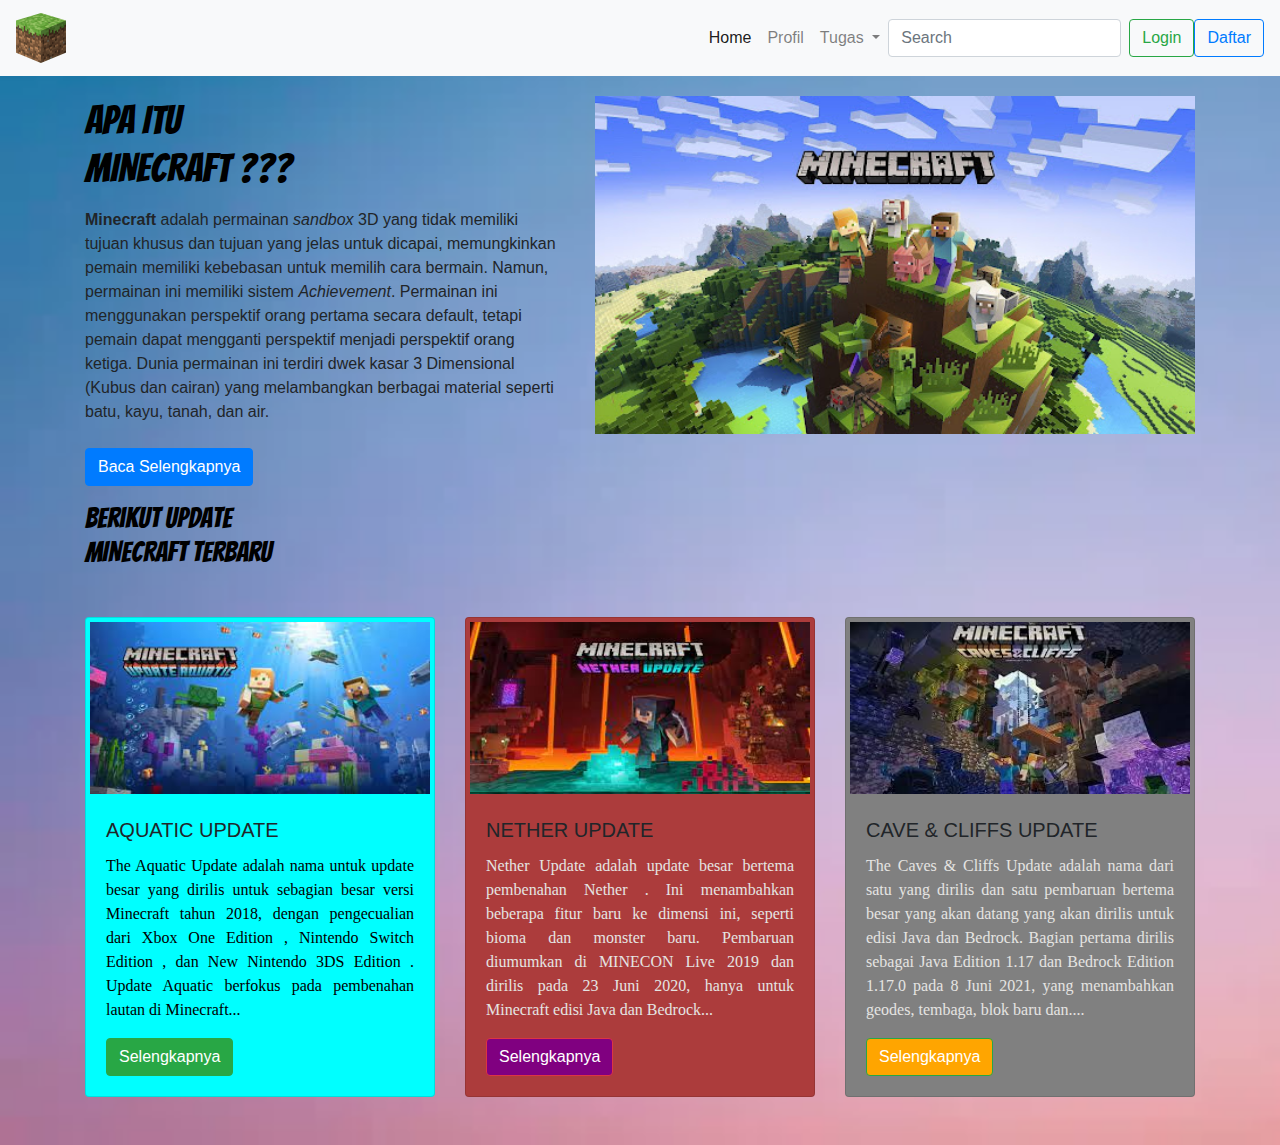
<file: index.html>
<!DOCTYPE html>
<html lang="en">
<head>
    <meta charset="UTF-8">
    <meta http-equiv="X-UA-Compatible" content="IE=edge">
    <meta name="viewport" content="width=device-width, initial-scale=1.0">
    <title>Yusuf Pandiangan's Site</title>
    <link rel="stylesheet" href="css/bootstrap.css">
    <link rel="stylesheet" href="css/rapi.css">
    <style>
        @import url('https://fonts.googleapis.com/css2?family=Bangers&display=swap');
        </style>
    <style>
      body {
        background-image: url("image/main\ background.webp");
        background-repeat: no-repeat;
        background-size: cover;
      }
    </style>
</head>
<body bgcolor="#D3D3D3">
    <section>
      <div class="container">
          <nav class="navbar fixed-top navbar-expand-lg navbar-light bg-light">
            <a class="navbar-brand" href="#"><img src="icon/logo minecraft.png" alt="logo minecraft" width="50px" height="50px"></a>
            <button class="navbar-toggler" type="button" data-toggle="collapse" data-target="#navbarSupportedContent" aria-controls="navbarSupportedContent" aria-expanded="false" aria-label="Toggle navigation">
              <span class="navbar-toggler-icon"></span>
            </button>
          
            <div class="collapse navbar-collapse" id="navbarSupportedContent">
              <ul class="navbar-nav ml-auto">
                <li class="nav-item active">
                  <a class="nav-link" href="index.html">Home <span class="sr-only">(current)</span></a>
                </li>
                <li class="nav-item">
                  <a class="nav-link" href="includes/Profil.html">Profil</a>
                </li>
                <li class="nav-item dropdown">
                  <a class="nav-link dropdown-toggle" href="#" id="navbarDropdown" role="button" data-toggle="dropdown" aria-haspopup="true" aria-expanded="false">
                    Tugas
                  </a>
                  <div class="dropdown-menu" aria-labelledby="navbarDropdown">
                    <a class="dropdown-item" href="includes/Tugas 1.html">Tugas 1 Proweb</a>
                    <a class="dropdown-item" href="includes/Tugas 2.html">Tugas 2 Proweb</a>
                    <a class="dropdown-item" href="includes/Tugas 3.html">Tugas 3 Proweb</a>
                    <a class="dropdown-item" href="includes/Tugas 2 PIMK.html">Tugas 2 PIMK</a>
                    <div class="dropdown-divider"></div>
                    <a class="dropdown-item" href="#">Cooming Soon</a>
                  </div>
                </li>
              </ul>
              <form class="form-inline my-2 my-lg-0">
                <input class="form-control mr-sm-2" type="search" placeholder="Search" aria-label="Search">
                <a button href="login/index.html" class="btn btn-outline-success my-2 my-sm-0" type="submit">Login</button></a>
                <a button href="login/register.html" class="btn btn-outline-primary my-2 my-sm-0" type="submit">Daftar</button></a>
              </form>
            </div>
          </nav>
        </div>
        <div class="container">
            <div class="row">
                <div class="col align-self-center">
                    <h1 style="font-family: 'Bangers', cursive; color: black;"><br><br>Apa Itu
                        <br>MINECRAFT ???         
                    </h1>
                    <p class="mt-3 mb-4" style="font-family: Arial, Helvetica, sans-serif;"><b>Minecraft</b> adalah permainan <i>sandbox</i> 3D yang tidak memiliki tujuan khusus dan tujuan yang jelas untuk dicapai, memungkinkan pemain memiliki kebebasan untuk memilih cara bermain. Namun, permainan ini memiliki sistem <i>Achievement</i>.
                         Permainan ini menggunakan perspektif orang pertama secara default, tetapi pemain dapat mengganti perspektif menjadi perspektif orang ketiga.
                          Dunia permainan ini terdiri dwek kasar 3 Dimensional (Kubus dan cairan) yang melambangkan berbagai material seperti batu, kayu, tanah, dan air.</p>
                    <button type="button" class="btn btn-primary" role="button"><a href="https://id.wikipedia.org/wiki/Minecraft" style="color: white;">Baca Selengkapnya</a></button><br>
                    <h3 class="mt-3 mb-4" style="font-family: 'Bangers', cursive; color: black;"> Berikut Update
                      <br>MINECRAFT Terbaru       
                  </h3>
                </div>
                <div class="col d-none d-lg-block d-xl-block"><br><br><br><br>
                    <img src="icon/minecraft.jpg" alt="Minecraft" width="600">
                </div>
            </div>
       </div>
    </section>
    <div class="container mb-5">
      <div class="row row-cols-1 row-cols-md-3 g-4 ">
        <div class="col mt-4">
          <div class="card" style="background-color: #00FFFF;">
            <img src="icon/4.1.jpg" height="180px" class="card-img-top px-1 py-1" alt="card">
            <div class="card-body">
              <h5 class="card-title">AQUATIC UPDATE</h5>
              <p class="card-text" style="color:#000000; font-family: 'Sniglet', cursive; text-align: justify;">The Aquatic Update adalah nama untuk update besar yang dirilis untuk sebagian besar versi Minecraft tahun 2018, dengan pengecualian dari Xbox One Edition , Nintendo Switch Edition , dan New Nintendo 3DS Edition . Update Aquatic berfokus pada pembenahan lautan di Minecraft...</p>
              <a href="https://minecraft.fandom.com/wiki/Update_Aquatic" class="btn btn-success">Selengkapnya</a>
            </div>
          </div>
        </div>
        <div class="col mt-4">
          <div class="card" style="background-color: #ac3c3c;">
            <img src="icon/4.2.jpg" height="180px" class="card-img-top px-1 py-1" alt="card">
            <div class="card-body">
              <h5 class="card-title">NETHER UPDATE</h5>
              <p class="card-text" style="color:#E5E4E2; font-family: 'Sniglet', cursive; text-align: justify;">Nether Update adalah update besar bertema pembenahan Nether . Ini menambahkan beberapa fitur baru ke dimensi ini, seperti bioma dan monster baru. Pembaruan diumumkan di MINECON Live 2019 dan dirilis pada 23 Juni 2020, hanya untuk Minecraft edisi Java dan Bedrock...</p>
              <a href="https://minecraft.fandom.com/wiki/Nether_Update" class="btn btn-danger" style="background-color: purple;">Selengkapnya</a>
            </div>
          </div>
        </div>
        <div class="col mt-4">
          <div class="card" style="background-color: #808080;">
            <img src="icon/4.3.jpg" height="180px" class="card-img-top px-1 py-1" alt="card">
            <div class="card-body">
              <h5 class="card-title">CAVE & CLIFFS UPDATE</h5>
              <p class="card-text" style="color:#E5E4E2; font-family: 'Sniglet', cursive; text-align: justify;"> The Caves & Cliffs Update adalah nama dari satu yang dirilis dan satu pembaruan bertema besar yang akan datang yang akan dirilis untuk edisi Java dan Bedrock. Bagian pertama dirilis sebagai Java Edition 1.17 dan Bedrock Edition 1.17.0 pada 8 Juni 2021, yang menambahkan geodes, tembaga, blok baru dan....</p>
              <a href="https://minecraft.fandom.com/wiki/Caves_%26_Cliffs" class="btn btn-success" style="background-color: orange;">Selengkapnya</a>
            </div>
          </div>
        </div>
    <script src="js/jquery-3.6.0.min.js"></script>
    <script src="js/bootstrap.js"></script>
</body>
</html>
</file>
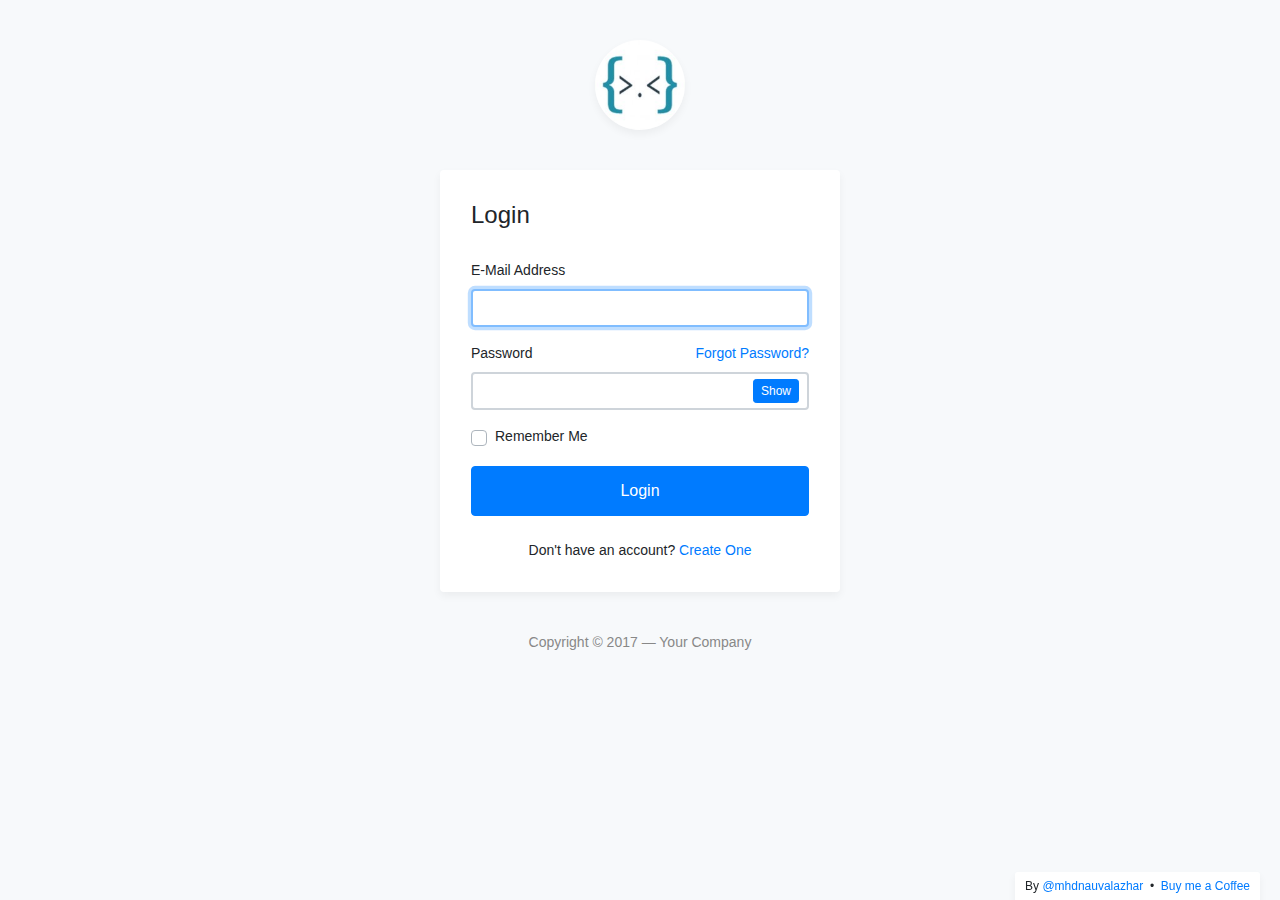
<file: login/index.html>
<!DOCTYPE html>
<html lang="en">
<head>
	<meta charset="utf-8">
	<meta name="author" content="Kodinger">
	<meta name="viewport" content="width=device-width,initial-scale=1">
	<title>My Login Page</title>
	<link rel="stylesheet" href="https://stackpath.bootstrapcdn.com/bootstrap/4.3.1/css/bootstrap.min.css" integrity="sha384-ggOyR0iXCbMQv3Xipma34MD+dH/1fQ784/j6cY/iJTQUOhcWr7x9JvoRxT2MZw1T" crossorigin="anonymous">
	<link rel="stylesheet" type="text/css" href="css/my-login.css">
</head>

<body class="my-login-page">
	<section class="h-100">
		<div class="container h-100">
			<div class="row justify-content-md-center h-100">
				<div class="card-wrapper">
					<div class="brand">
						<img src="img/logo.jpg" alt="logo">
					</div>
					<div class="card fat">
						<div class="card-body">
							<h4 class="card-title">Login</h4>
							<form method="POST" class="my-login-validation" novalidate="">
								<div class="form-group">
									<label for="email">E-Mail Address</label>
									<input id="email" type="email" class="form-control" name="email" value="" required autofocus>
									<div class="invalid-feedback">
										Email is invalid
									</div>
								</div>

								<div class="form-group">
									<label for="password">Password
										<a href="forgot.html" class="float-right">
											Forgot Password?
										</a>
									</label>
									<input id="password" type="password" class="form-control" name="password" required data-eye>
								    <div class="invalid-feedback">
								    	Password is required
							    	</div>
								</div>

								<div class="form-group">
									<div class="custom-checkbox custom-control">
										<input type="checkbox" name="remember" id="remember" class="custom-control-input">
										<label for="remember" class="custom-control-label">Remember Me</label>
									</div>
								</div>

								<div class="form-group m-0">
									<button type="submit" class="btn btn-primary btn-block">
										Login
									</button>
								</div>
								<div class="mt-4 text-center">
									Don't have an account? <a href="register.html">Create One</a>
								</div>
							</form>
						</div>
					</div>
					<div class="footer">
						Copyright &copy; 2017 &mdash; Your Company 
					</div>
				</div>
			</div>
		</div>
	</section>

	<script src="https://code.jquery.com/jquery-3.3.1.slim.min.js" integrity="sha384-q8i/X+965DzO0rT7abK41JStQIAqVgRVzpbzo5smXKp4YfRvH+8abtTE1Pi6jizo" crossorigin="anonymous"></script>
	<script src="https://cdnjs.cloudflare.com/ajax/libs/popper.js/1.14.7/umd/popper.min.js" integrity="sha384-UO2eT0CpHqdSJQ6hJty5KVphtPhzWj9WO1clHTMGa3JDZwrnQq4sF86dIHNDz0W1" crossorigin="anonymous"></script>
	<script src="https://stackpath.bootstrapcdn.com/bootstrap/4.3.1/js/bootstrap.min.js" integrity="sha384-JjSmVgyd0p3pXB1rRibZUAYoIIy6OrQ6VrjIEaFf/nJGzIxFDsf4x0xIM+B07jRM" crossorigin="anonymous"></script>
	<script src="js/my-login.js"></script>
</body>
</html>
</file>
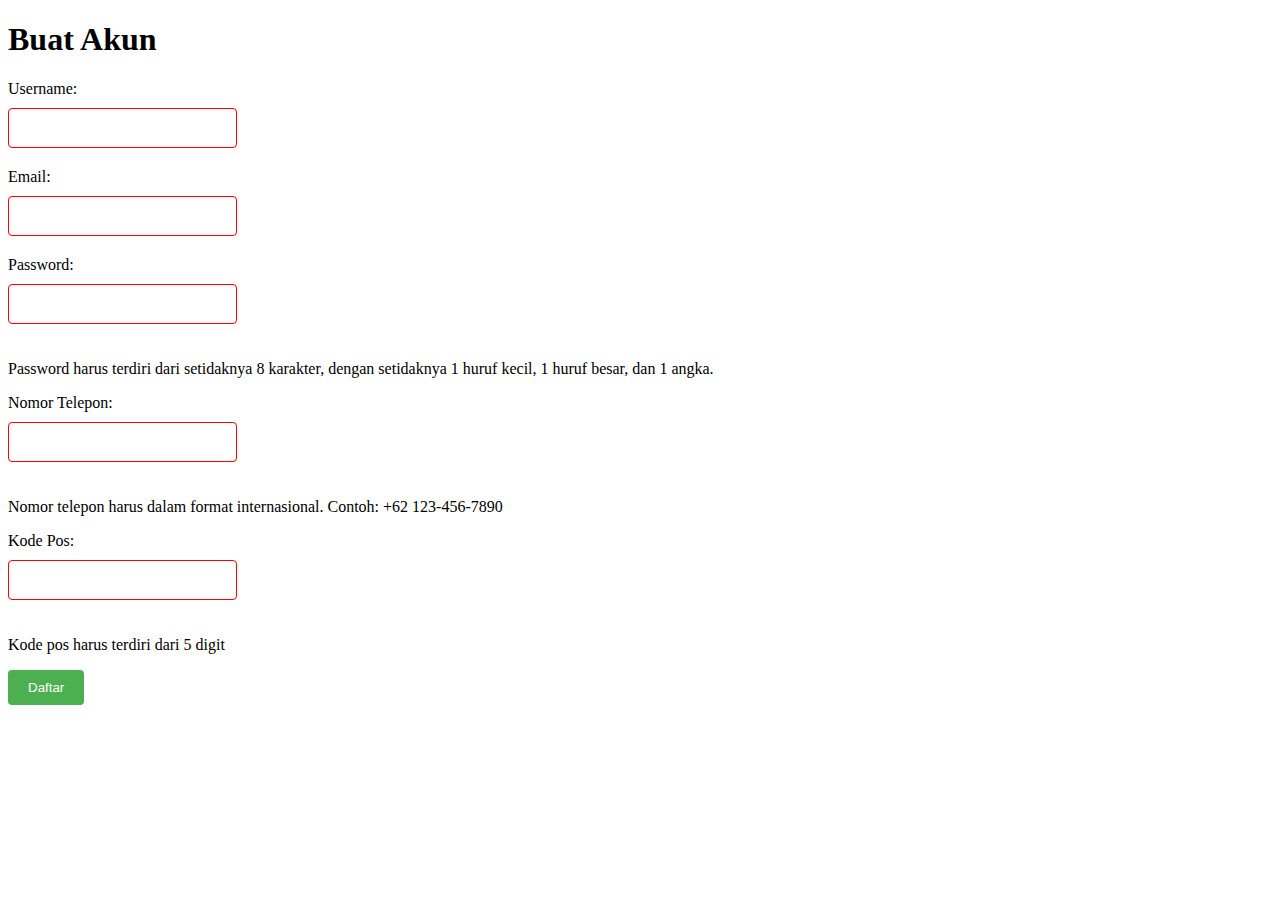
<file: 1/tugas2.html>
<!DOCTYPE html>
<html lang="en">
<head>
    <meta charset="UTF-8">
    <meta http-equiv="X-UA-Compatible" content="IE=edge">
    <meta name="viewport" content="width=device-width, initial-scale=1.0">
    <title>Tugas 2 | Regex - From Pendaftaran</title>
    <style>
        input {
            padding: 10px;
            margin-bottom: 20px;
            border: 1px solid #ccc;
            border-radius: 4px;
            font-size: 16px;
        }
        input:valid {
            border-color: green;
        }
        input:invalid {
            border-color: red;
        }
        label {
            display: block;
            margin-bottom: 10px;
        }
        button {
            background-color: #4CAF50;
            color: white;
            padding: 10px 20px;
            border: none;
            border-radius: 4px;
            cursor: pointer;
        }
    </style>
</head>
<body>
    <h1>Buat Akun</h1>
    <form>
        <label for="username">Username:</label>
        <input type="text" id="username" name="username" pattern="^[a-zA-Z0-9_-]{3,20}$" required>
        <label for="email">Email:</label>
        <input type="email" id="email" name="email" pattern="^[a-zA-Z0-9._%+-]+@[a-zA-Z0-9.-]+\.[a-zA-Z]{2,}$" required>
        <label for="password">Password:</label>
        <input type="password" id="password" name="password" pattern="^(?=.*[a-z])(?=.*[A-Z])(?=.*\d)[a-zA-Z\d]{8,}$" required>
        <p>Password harus terdiri dari setidaknya 8 karakter, dengan setidaknya 1 huruf kecil, 1 huruf besar, dan 1 angka.</p>
        <label for="phone">Nomor Telepon:</label>
        <input type="tel" id="phone" name="phone" pattern="^\+?[0-9]{1,3}\s?[0-9]{3,}-?[0-9]{3,}-?[0-9]{3,}$" required>
        <p>Nomor telepon harus dalam format internasional. Contoh: +62 123-456-7890</p>
        <label for="zipcode">Kode Pos:</label>
        <input type="text" id="zipcode" name="zipcode" pattern="^[0-9]{5}(?:-[0-9]{4})?$" required>
        <p>Kode pos harus terdiri dari 5 digit</p>
        <button type="submit">Daftar</button>
    </form>
</body>
</html>
</file>
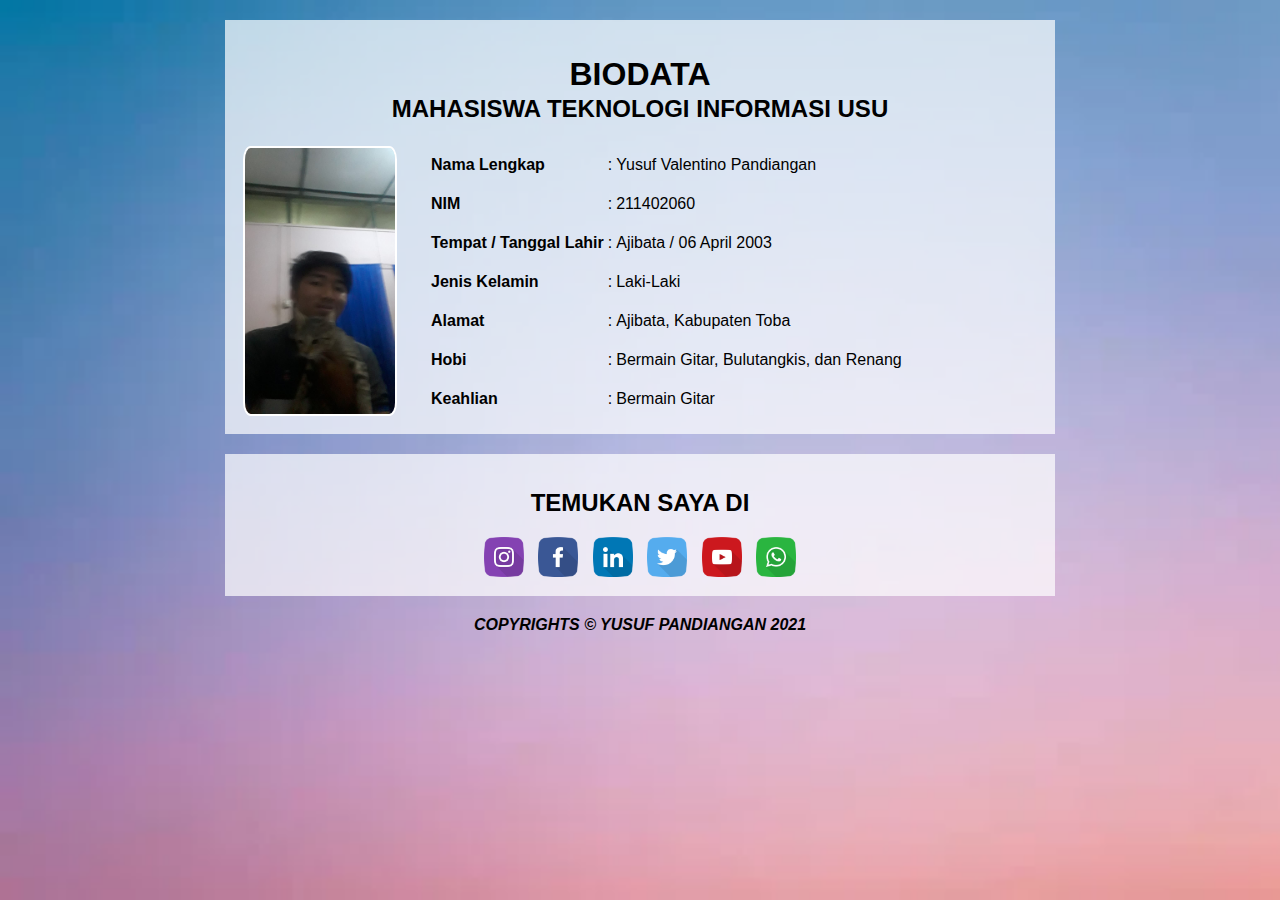
<file: includes/Profil.html>
<!DOCTYPE html>
<html lang="en">
<head>
    <meta charset="UTF-8">
    <meta http-equiv="X-UA-Compatible" content="IE=edge">
    <meta name="viewport" content="width=device-width, initial-scale=1.0">
    <title>Profil</title>
    <style>
        body, h1, h2, p, a,td{
            font-family: Arial, Helvetica, sans-serif;
            text-decoration: none;
        }
        .wrap {
            background-color:rgba(255, 255, 255, 0.7);
            width: 800px;
            color:black;
            margin: 20px auto;
            padding:15px;
        }
        .icon {
            padding:5px;
            text-align: center;
        }
    </style>
</head>
<body style="background: url(Profil.webp);
background-size: cover;background-attachment: fixed;">
    <div class="wrap">
        <h1 align="center">BIODATA</h1>
        <h2 align="center" style="margin-top: -20px;">MAHASISWA TEKNOLOGI INFORMASI USU</h2>
        <table>
            <tr>
                <td rowspan="8" width="100px"> <img src="Profil.jpeg"
                     width="150px" style="display: block;border-radius: 5%;
                     border-color:white;margin-right:30px" border="2px" ></td>
            </tr>
            <tr>
                <td><b>Nama Lengkap</b></td>
                <td>:</td> <td>Yusuf Valentino Pandiangan</td>
            </tr>
            <tr>
                <td><b>NIM</b></td><td>:</td> <td>211402060</td>
            </tr>
            <tr>
                <td><b>Tempat / Tanggal Lahir</b></td><td>:</td> <td>Ajibata / 06 April 2003</td>
            </tr>
            <tr>
                <td><b>Jenis Kelamin</b></td><td>:</td> <td>Laki-Laki</td>
            </tr>
            <tr>
                <td><b>Alamat</b></td><td>:</td> <td>Ajibata, Kabupaten Toba</td>
            </tr>
            <tr>
                <td><b>Hobi</b></td><td>:</td> <td>Bermain Gitar, Bulutangkis, dan Renang</a></td>
            </tr>
            <tr>
                <td><b>Keahlian</b></td><td>:</td><td>Bermain Gitar</a></td>
            </tr>
        </table>
    </div>
    <div class="wrap" align="center">
        <h2 align="center">TEMUKAN SAYA DI</h2>
        <a class="icon" href="https://www.instagram.com/yusufpandiangan/">
            <img src="Instagram.png" alt="" width="40px"></a>
        <a class="icon" href="https://facebook.com/yusuf.pandiangan.52">
            <img src="Facebook.png" alt="" width="40px"></a>
        <a class="icon" href="#">
            <img src="LinkedIn.png" alt="" width="40px"></a>
        <a class="icon" href="#">
            <img src="Twitter.png" alt="" width="40px"></a>
        <a class="icon" href="https://www.youtube.com/channel/UClT0Gu9c3b7QhKi8yDD2WNQ">
            <img src="YouTube.png" alt="" width="40px"></a>
        <a class="icon" href="#">
            <img src="WhatsApp.png" alt="" width="40px"></a>
    </div>
    <footer>
        <p align="center"><b><i>
            COPYRIGHTS © YUSUF PANDIANGAN 2021</i></b>
        </p>
    </footer>
</body>
</html>
</file>
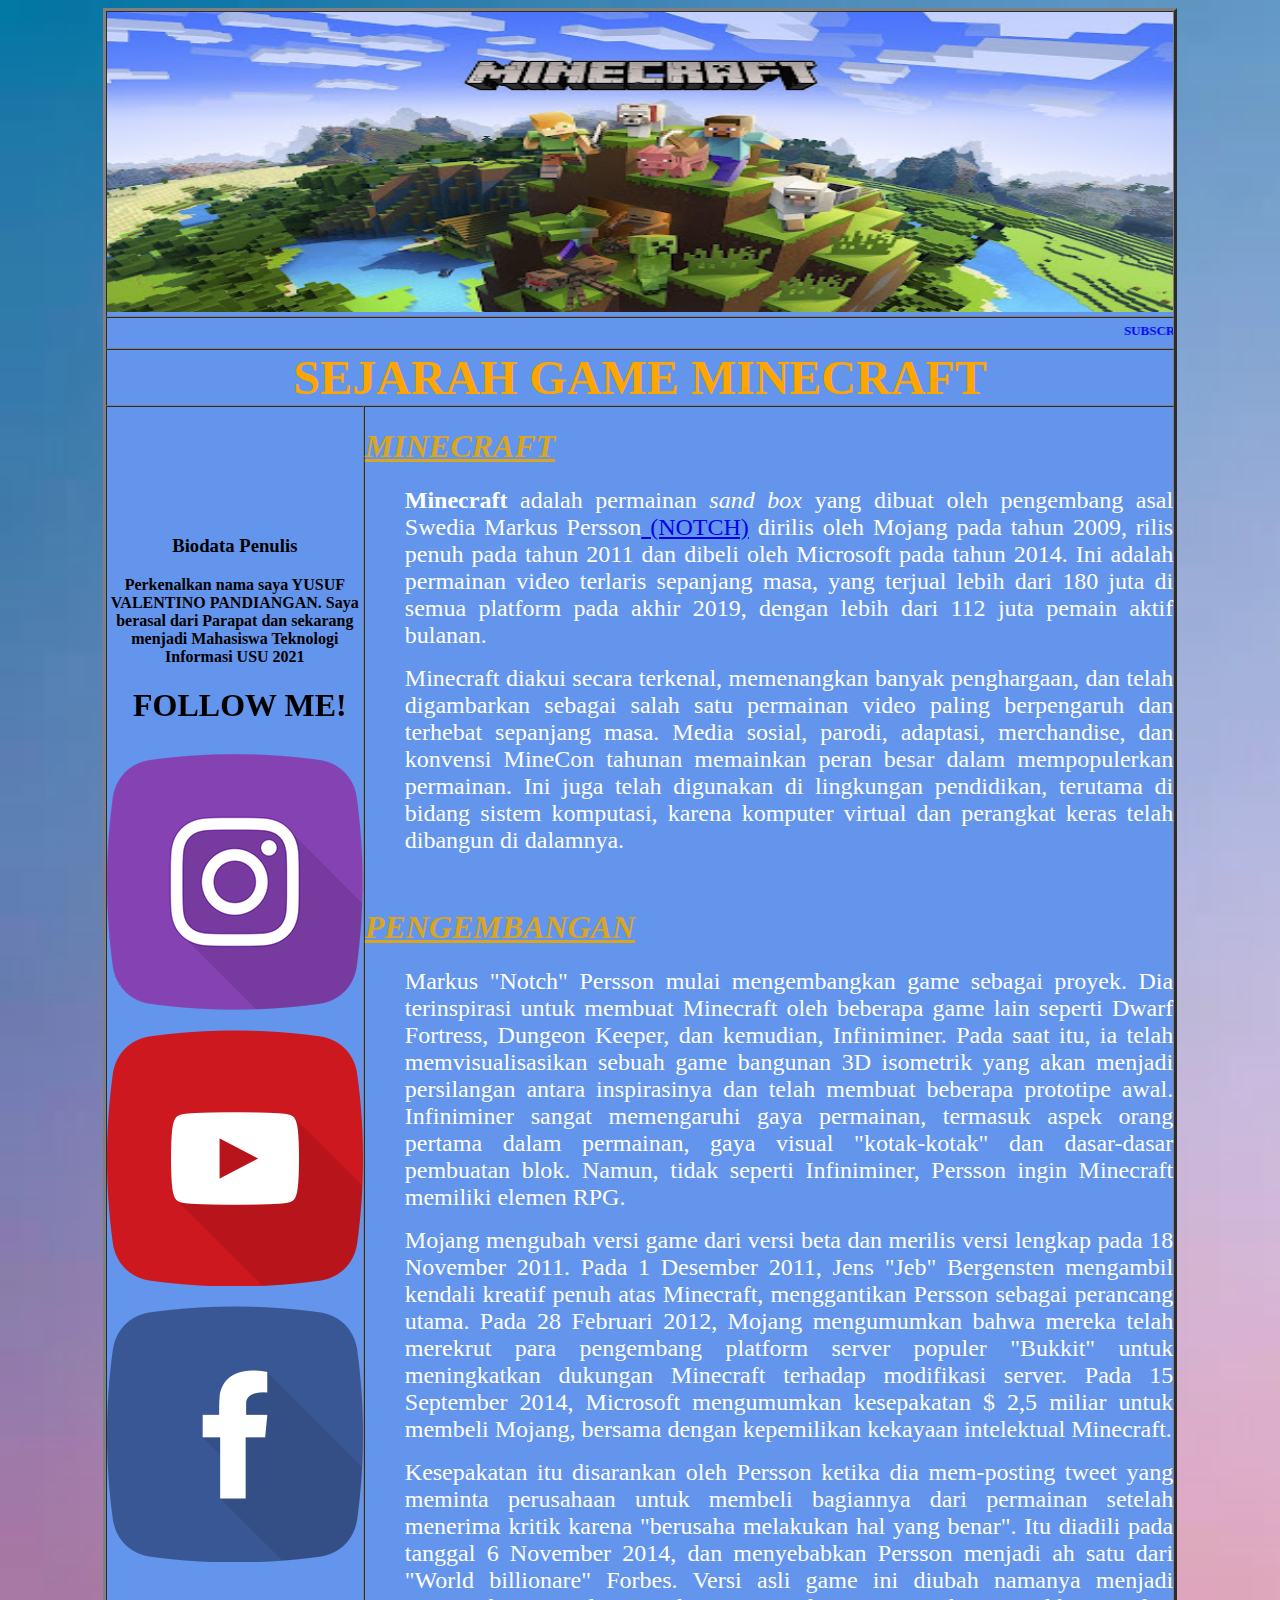
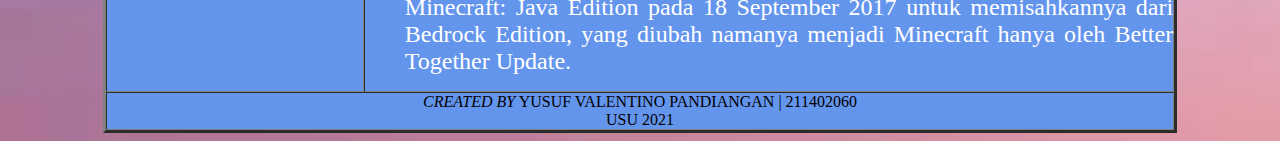
<file: includes/Tugas 1.html>
<!DOCTYPE html>
<html lang="en">
<head>
    <meta charset="UTF-8">
    <meta http-equiv="X-UA-Compatible" content="IE=edge">
    <meta name="viewport" content="width=device-width, initial-scale=1.0">
    <title>Sejarah Minecraft | Yusuf Pandiangan</title>
    <style>
        body {
          background-repeat: no-repeat;
          background-size: cover;
        }
      </style>
</head>
<body background="Profil.webp">
    <table bgcolor="#6495ED" width="85%" height="1000px" border="3"  cellspacing="0" cellpadding="0" align="center">
        <tr height="20px" align="center">
            <th align="center" colspan="2"><img src=
               "minecraft.jpg"
                 alt="minecraft" height="300" width="100%"></th>
        </tr>
        <tr align="center">
            <td height=30 align="center" colspan="2"><font size="2"><b> 
                <font color=#FFFFFF><a href="https://www.youtube.com/channel/UClT0Gu9c3b7QhKi8yDD2WNQ?sub_confirmation=1">
                    <marquee>SUBSCRIBE!!</marquee></a>
            </b></font></b></td>
        </tr>
    <tr align="center">
        <td height=50 align="center" colspan="2"><font size="7"><marqee><b> <font color=#FFA500> SEJARAH GAME MINECRAFT</b></marqee></font></b></td>
    </tr>
        <tr>
            <td width="18%" height="50%">
            <article>
                <h3 align=center>
                    Biodata Penulis
                </h3>
                <p align=center>
                    <b>Perkenalkan nama saya YUSUF VALENTINO PANDIANGAN. Saya berasal dari Parapat dan sekarang menjadi 
                        Mahasiswa Teknologi Informasi USU 2021</b>
                <h1 align=center <blink>
                 <font size=6><marquee behavior="alternate">FOLLOW ME!</marquee></font>
                </h1>
               
                </p>
             <p align=center> <a href="https://www.instagram.com/yusufpandiangan/"><img src="Instagram.png">
            </a>
        </p>
             <p align=center><a href="https://www.youtube.com/channel/UClT0Gu9c3b7QhKi8yDD2WNQ"><img src="YouTube.png"><br>
                </a>
                <p align=center><a href="https://facebook.com/yusuf.pandiangan.52"><img src="Facebook.png"></a>

                </p>
            </p>
            </article>
            </td>
            <td align="justify">
               <h1>
                <font color=#DAA520><i><u>MINECRAFT</u></i></font>
               </h1>

                <p>
                   <ol> <font color=#FFFFFF><font size=5><b>Minecraft</b> adalah permainan <i>sand box</i> yang dibuat oleh pengembang asal Swedia Markus Persson<a href=https://id.wikipedia.org/wiki/Markus_Persson>
                     (NOTCH)</a> dirilis oleh Mojang pada tahun 2009,
                      rilis penuh pada tahun 2011 dan dibeli oleh Microsoft pada tahun 2014.
                       Ini adalah permainan video terlaris sepanjang masa, yang terjual lebih dari 180 juta di semua platform
                        pada akhir 2019, dengan lebih dari 112 juta pemain aktif bulanan.</font></font></ol>
                </p>
                <p>
                   <ol> <font color=#FFFFFF><font size=5> Minecraft diakui secara terkenal,
                     memenangkan banyak penghargaan, dan telah digambarkan
                      sebagai salah satu permainan video paling berpengaruh
                       dan terhebat sepanjang masa. Media sosial, parodi, adaptasi,
                        merchandise, dan konvensi MineCon tahunan memainkan peran besar 
                        dalam mempopulerkan permainan. Ini juga telah digunakan di lingkungan pendidikan,
                         terutama di bidang sistem komputasi, karena komputer virtual dan perangkat keras
                          telah dibangun di dalamnya.</font></font></ol>
                </p>
                <br>

                <h1>
                    <font color=#DAA520> <i><u>PENGEMBANGAN</u></i></font>
                </h1>
                <p>
                   <ol> <font color=#FFFFFF><font size=5> Markus "Notch" Persson mulai mengembangkan game sebagai proyek. Dia terinspirasi untuk
                     membuat Minecraft oleh beberapa game lain seperti Dwarf Fortress, Dungeon Keeper, dan 
                     kemudian, Infiniminer. Pada saat itu, ia telah memvisualisasikan sebuah game bangunan 3D
                      isometrik yang akan menjadi persilangan antara inspirasinya dan telah membuat beberapa
                       prototipe awal. Infiniminer sangat memengaruhi gaya permainan, termasuk aspek orang 
                       pertama dalam permainan, gaya visual "kotak-kotak" dan dasar-dasar pembuatan blok.
                        Namun, tidak seperti Infiniminer, Persson
                         ingin Minecraft memiliki elemen RPG.</font></font>
                        </ol></p>

                <p>
                    <ol><font color=#FFFFFF><font size=5>Mojang mengubah versi game dari versi beta dan merilis versi lengkap pada 18 November 2011.
                     Pada 1 Desember 2011, Jens "Jeb" Bergensten mengambil kendali kreatif penuh atas
                      Minecraft, menggantikan Persson sebagai perancang utama. Pada 28 Februari 2012, Mojang 
                      mengumumkan bahwa mereka telah merekrut para pengembang platform server populer 
                      "Bukkit" untuk meningkatkan dukungan Minecraft terhadap modifikasi server. Pada 
                      15 September 2014, Microsoft mengumumkan kesepakatan $ 2,5 miliar untuk membeli Mojang,
                       bersama dengan kepemilikan kekayaan intelektual Minecraft.</font></font></ol>
                    </p>

                <p>
                    <ol><font color=#FFFFFF><font size=5> Kesepakatan itu disarankan oleh Persson ketika dia mem-posting tweet yang meminta perusahaan
                     untuk membeli bagiannya dari permainan setelah menerima kritik karena "berusaha melakukan
                      hal yang benar". Itu diadili pada tanggal 6 November 2014, dan menyebabkan Persson menjadi
                      ah satu dari "World billionare" Forbes. Versi asli game ini diubah namanya menjadi Minecraft:
                       Java Edition pada 18 September 2017 untuk memisahkannya dari Bedrock Edition, yang diubah
                        namanya menjadi Minecraft hanya oleh Better Together Update.</font></font></ol>
                    </p>
                
            </td>
        </tr>
        <tr align="center">
            <td align="center" colspan="2">
                <i>CREATED BY</i> YUSUF VALENTINO PANDIANGAN | 211402060
                <br>
                USU 2021 

            </td>
        </tr>
    </table>
</body>
</html>
</file>
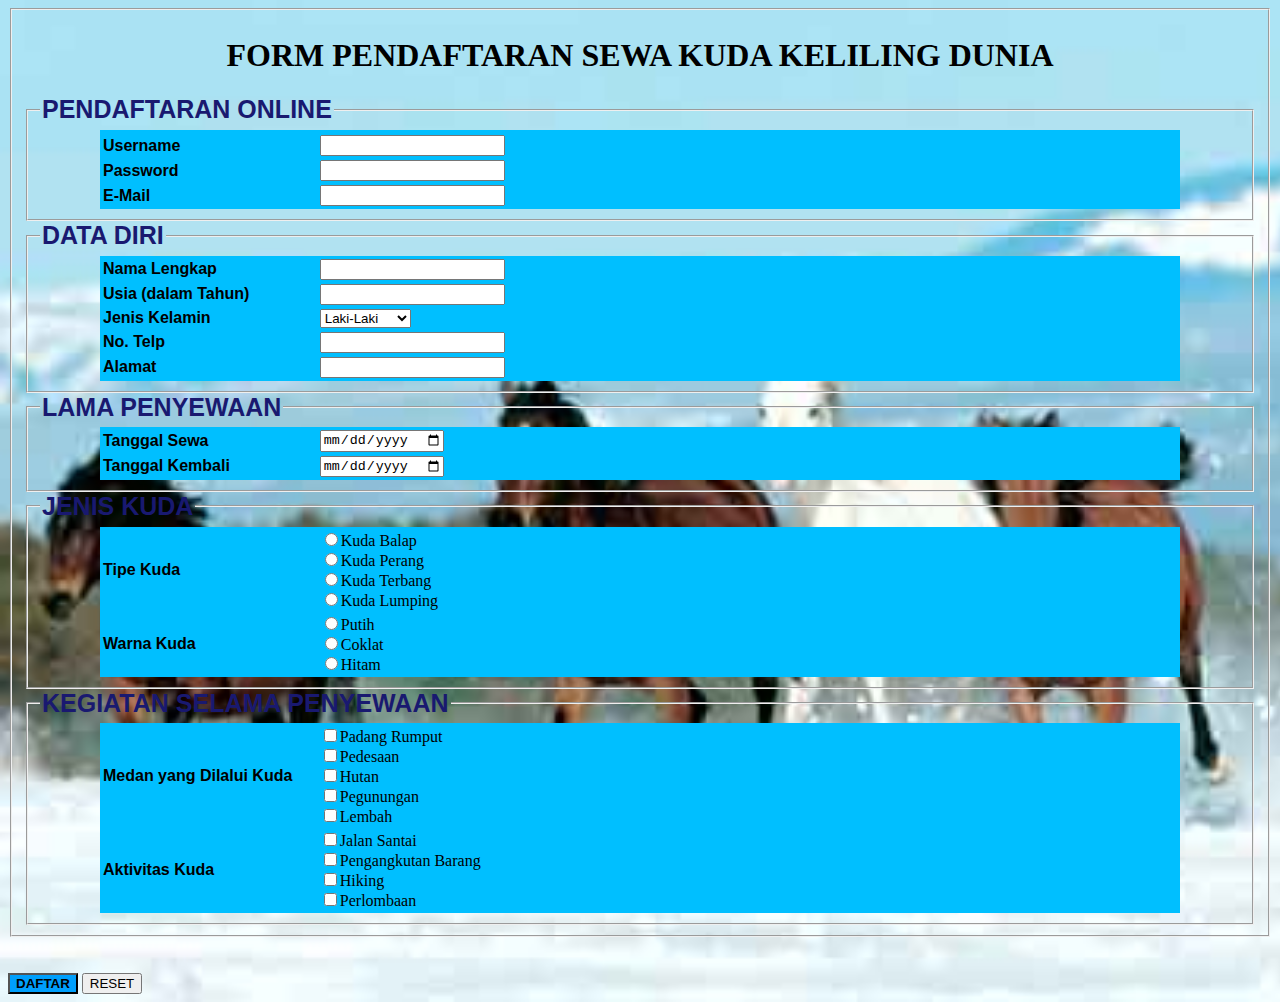
<file: includes/Tugas 2.html>
<!DOCTYPE html>
<html lang="en">
<head>
    <meta charset="UTF-8">
    <meta http-equiv="X-UA-Compatible" content="IE=edge">
    <meta name="viewport" content="width=device-width, initial-scale=1.0">
    <title>Formulir Pendaftaran</title>
    <style>
        legend{font-family: Arial, Helvetica, sans-serif; font-size: 25px;font-weight: bolder ; color: midnightblue;}
    </style>
    <style>
        b{ font-family: Verdana, Geneva, Tahoma, sans-serif; font-weight: bold;}
    </style>
        <style>
            body {
              background-repeat: no-repeat;
              background-size: cover;
            }
          </style>
</head>
<body background="Tugas 2.jpg"> <fieldset>
    <h1 align=center>FORM PENDAFTARAN SEWA KUDA KELILING DUNIA</h1>
    <form method="POST" action="kirim.php">
    </form><fieldset style="border: inline block;">
    <legend>PENDAFTARAN ONLINE</legend>
    <table bgcolor="#00BFFF" align=center width=90% border=0> 
<tr align=left>   
</tr>
    <tr>
        <td width=20%><label for="Username"><b>Username</b></label></td>
        <td width=80%%><input type="text" id="Username" name="Pengguna" required></td>
    </tr>
    <tr>
        <td width=20%><label for="Password"><b>Password</b></label> </td>
        <td width=80%><input type="password" id="Password" name="Sandi" required> </td>
    </tr>
    
    <td width=20%><label for="E-Mail"><b>E-Mail</b></label></td>
        <td width=80%><input type="email" id="E-Mail" name="email" required></td>
    </tr>
</table>
</fieldset>
<fieldset style="border: inline block;">
<legend style=" color: midnightblue;">DATA DIRI</legend>
<table bgcolor="#00BFFF" align=center width=90% border=0>
        <tr>
            <td width=20%><label for="Nama Lengkap"><b>Nama Lengkap</b></label></td>
            <td width=80%><input type="text" id="Nama Lengkap" name="namalengkap" required></td>
        </tr>
        <tr>
            <td width=20%><label for="Usia"><b>Usia (dalam Tahun)</b></label></td>
            <td width=80%><input type="number" id="Usia" name="usia" required></td>
        </tr>
        <tr>
            <td width=20%><label for="Jenis Kelamin"><b>Jenis Kelamin</b></label></td>
            <td width=80%><select name="Jenis Kelamin">
                <option value="lakilaki">Laki-Laki</option>
                <option value="perempuan">Perempuan</option></select>
            </td>
        </tr>
        <tr>
            <td width=20%><label for="No. Telp"><b>No. Telp</b></label></td>
            <td width=80%><input type="text" id="No. Telp" name="Nomor Telepon" required></td>
        </tr>
        <tr>
            <td width=20%><label for="Alamat"><b>Alamat</b></label></td>
            <td width=80%><input type="text" id="Alamat" name="Alamat" required></td>
        </tr></table></fieldset>
    <fieldset style="border: inline block;">
<legend>LAMA PENYEWAAN</legend>
<table bgcolor="#00BFFF" align=center width=90% border=0>
    <tr>
        <td width=20%><label for="Tanggal Sewa"><b>Tanggal Sewa</b></label></td>
        <td width=80%><input type="date" id="Tanggal Sewa" name="tanggalsewa" required></td>
    </tr>
    <tr>
        <td width=20%><label for="Tanggal Kembali"><b>Tanggal Kembali</b></label></td>
        <td width=80%><input type="date" id="Tanggal Kembali" name="tanggalkembali" required></td>
    </tr></table></fieldset>
<fieldset style="border: inline block;">
    <legend style=" color: midnightblue;">JENIS KUDA</legend>
<table bgcolor="#00BFFF" align=center width=90% border=0>
    </tr>
    <tr>
        <td width=20%><label for="Tipe Kuda"><b>Tipe Kuda</b></label></td>
        <td width=80%>
        <input type="radio" id=kudabalap name=JenisKuda><label for="Kuda Balap">Kuda Balap</label><br>
        <input type="radio" id=kudaperang name=JenisKuda><label for="Kuda Perang">Kuda Perang</label><br>
        <input type="radio" id=kudaterbang name=JenisKuda><label for="Kuda Terbang">Kuda Terbang</label><br>
        <input type="radio" id=kudalumping name=JenisKuda><label for="Kuda Lumping">Kuda Lumping</label><br>
        </td>
    </tr>
    <tr>
        <td width=20%><label fo="Warna Kuda"><b>Warna Kuda</b></label></td>
        <td width=80%>
            <input type="radio" id=putih name=warnakuda><label for="Putih">Putih</label><br>
            <input type="radio" id=coklat name=warnakuda><label for="Putih">Coklat</label><br>
            <input type="radio" id=hitam name=warnakuda><label for="Putih">Hitam</label><br>
        </td>
    </tr></table>
    </fieldset>
    <fieldset style="border: inline block;">
            <legend>KEGIATAN SELAMA PENYEWAAN</legend>
    <table  bgcolor="#00BFFF" align=center width=90% border=0>
        <tr>
            <td width=20%><label for="Medan yang Dilalui Kuda"><b>Medan yang Dilalui Kuda</b></td>
            <td width=80%>
                <input type="checkbox" id="padang Rumput" name=padangrumput><label for="Padang Rumput">Padang Rumput</label><br>
                <input type="checkbox" id="Pedesaan" name=pedesaan><label for="Pedesaan">Pedesaan</label><br>
                <input type="checkbox" id="hutan" name=hutan><label for="Hutan">Hutan</label><br>
                <input type="checkbox" id="gunung" name=gunung><label for="Pegunung">Pegunungan</label><br>
                <input type="checkbox" id="lembah" name=lembah><label for="Lembah">Lembah</label><br>
            </td>
        </tr>
        <tr>
            <td width=20%><label for="Aktivitas Kuda"><b>Aktivitas Kuda</b></td>
            <td width=80%>
                <input type="checkbox" id="jalan santai" name=aktif1><label for="Jalan Santai">Jalan Santai</label><br>
                <input type="checkbox" id="pengangkutan barang" name=aktif2><label for="Pengangkutan Barang">Pengangkutan Barang</label><br>
                <input type="checkbox" id="hiking" name=aktif3><label for="Hiking">Hiking</label><br>
                <input type="checkbox" id="perlombaan" name=aktif4><label for="Perlombaan">Perlombaan</label><br>
            </td>
        </tr>
    </table>
    </fieldset>
</fieldset>
<br> <br>
<input type="submit" value="DAFTAR" style="background: rgb(0, 159, 252); font-weight: bold;">
<input type=reset value="RESET">
</body>
</html>
</file>
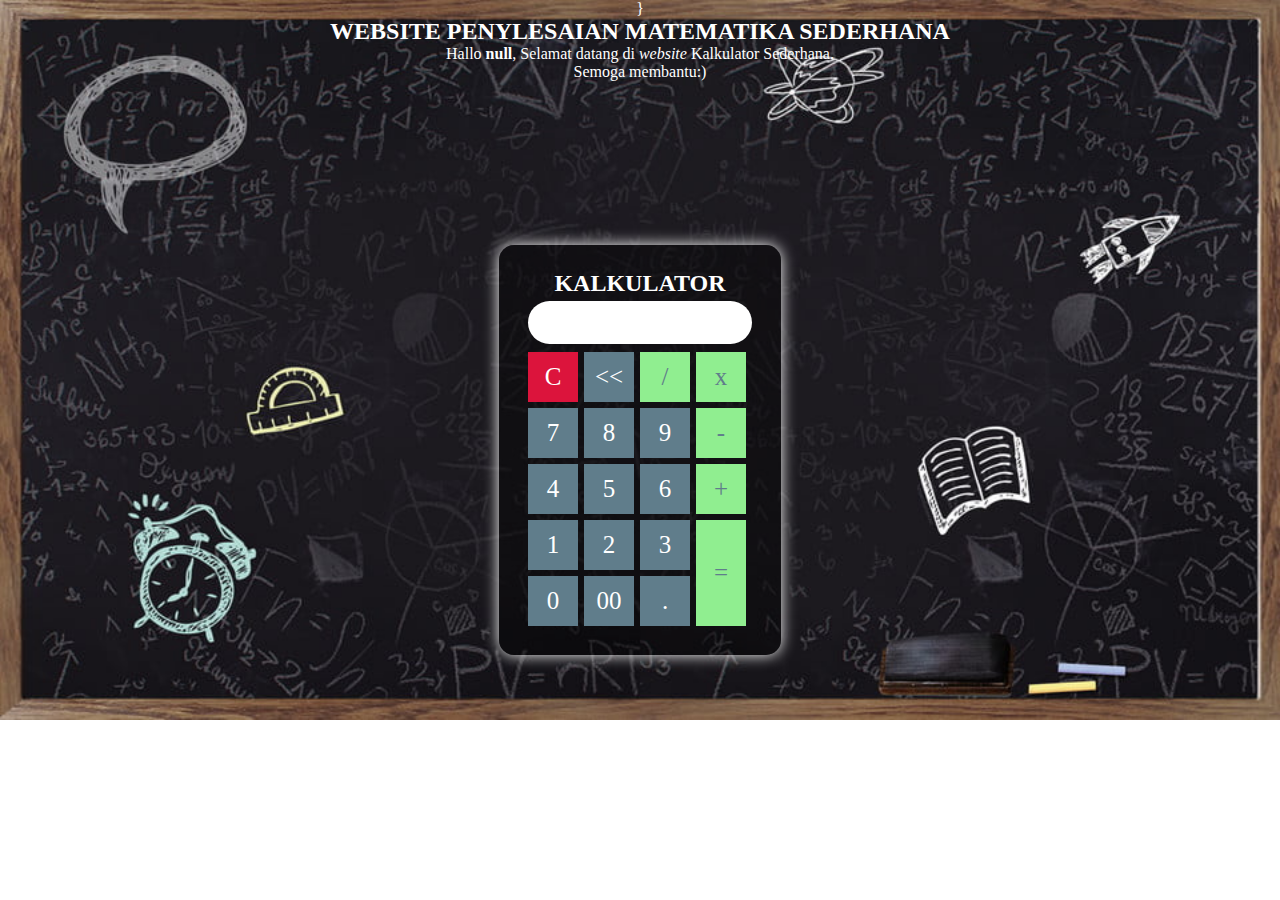
<file: includes/Tugas 3.html>
<!DOCTYPE html>
<html lang="en">
<head>
	<meta charset="UTF-8">
	<meta http-equiv="X-UA-Compatible" content="IE=edge">
	<meta name="viewport" content="width=device-width, initial-scale=1.0">
	<title>Kalkulator Sederhana</title>
	<!-- CSS -->
	<link rel="stylesheet" type="text/css" href="Tugas 3.css"> 
	<!-- Script -->
	<script src="Tugas 3.js"></script>	}
	<style>
		body {
		  background-repeat: no-repeat;
		  background-size: cover;
		}
	  </style>
</head>
<body background="Tugas 3.jpg" align=center style="color: white;">
	<script>
        alert("Selamat Datang di Laman Kalkulator Sederhana")
        </script>
        <h2>WEBSITE PENYLESAIAN MATEMATIKA SEDERHANA</h2>
        <script>
        let nama=prompt("Nama Kamu Siapa?", "");
        document.write("<p>Hallo <b>"+nama+"</b>, Selamat datang di <i>website</i> Kalkulator Sederhana.<br> Semoga membantu:)</p>")
        </script>


	<div class="bg"></div>
		<div class="main">
			<h2>Kalkulator</h2>
			<form name="form">
				<input class="textarea" name="textarea">
			</form>
				<table>
					<tr>
						<td><input class="button" style="background-color: crimson;" type="button" value="C" onclick="clean()"></td>
						<td><input class="button" type="button" value="<<" onclick="back()"></td>
						<td><input class="button btn-green" type="button" value="/" onclick="insert(' / ')"></td>
						<td><input class="button btn-green" type="button" value="x" onclick="insert(' * ')"></td>
					</tr>
					<tr>
						<td><input class="button" type="button" value="7" onclick="insert(7)"></td>
						<td><input class="button" type="button" value="8" onclick="insert(8)"></td>
						<td><input class="button" type="button" value="9" onclick="insert(9)"></td>
						<td><input class="button btn-green" type="button" value="-" onclick="insert(' - ')"></td>
					</tr>
					<tr>
						<td><input class="button" type="button" value="4" onclick="insert(4)"></td>
						<td><input class="button" type="button" value="5" onclick="insert(5)"></td>
						<td><input class="button" type="button" value="6" onclick="insert(6)"></td>
						<td><input class="button btn-green" type="button" value="+" onclick="insert(' + ')"></td>
					</tr>
					<tr>
						<td><input class="button" type="button" value="1" onclick="insert(1)"></td>
						<td><input class="button" type="button" value="2" onclick="insert(2)"></td>
						<td><input class="button" type="button" value="3" onclick="insert(3)"></td>
						<td rowspan=2><input style="height:106px;" class="button btn-green" type="button" value="=" onclick="equal()"></td>
					</tr>
					<tr>
						<td><input class="button" type="button" value="0" onclick="insert(0)"></td>
						<td><input class="button" type="button" value="00" onclick="insert('00')"></td>
						<td><input class="button" type="button" value="." onclick="insert('.')"></td>
					</tr>
				</table>
			
		</div>
	</div>
	
</body>
</html>
</file>
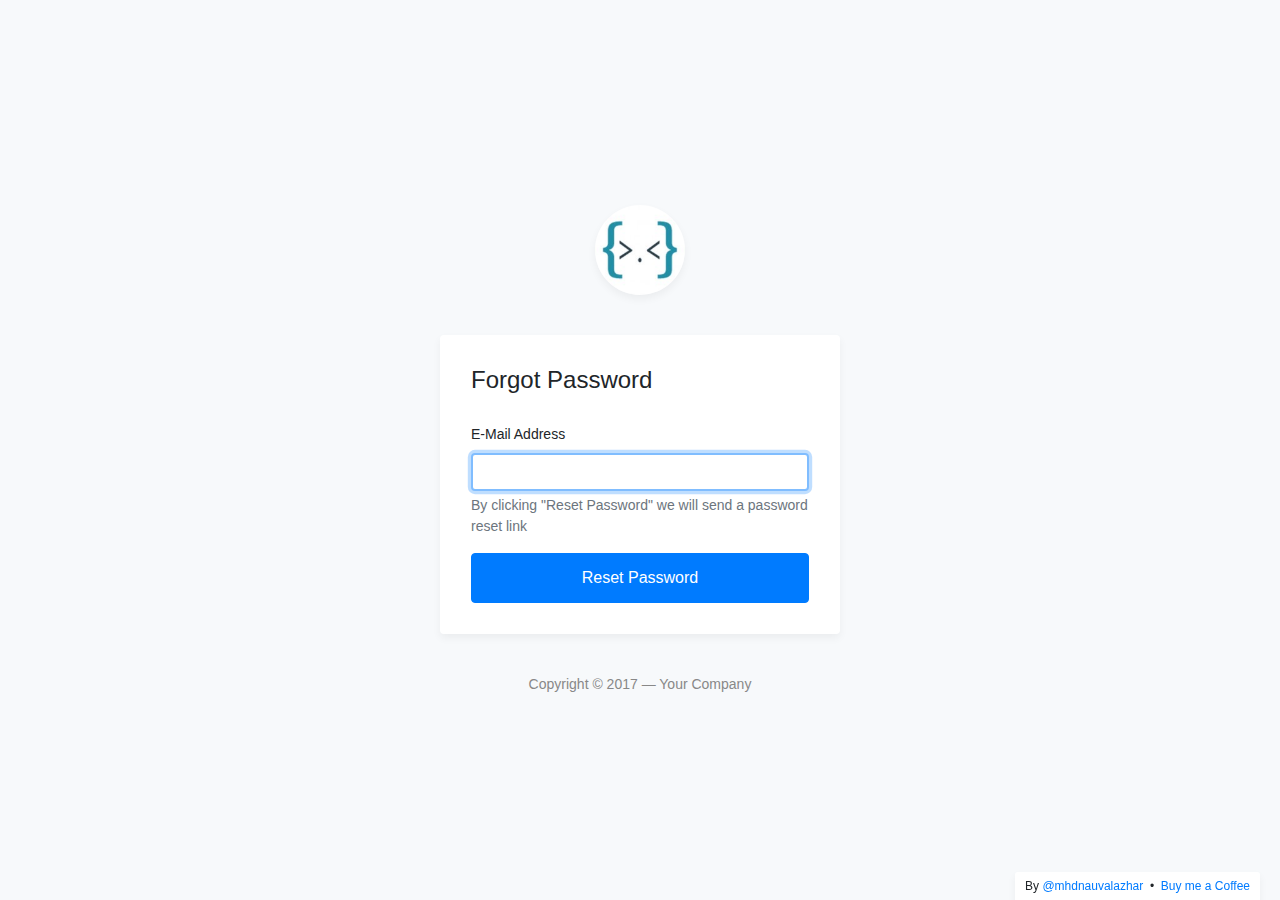
<file: login/forgot.html>
<!DOCTYPE html>
<html lang="en">
<head>
	<meta charset="utf-8">
	<meta name="author" content="Kodinger">
	<meta name="viewport" content="width=device-width,initial-scale=1">
	<title>My Login Page &mdash; Bootstrap 4 Login Page Snippet</title>
	<link rel="stylesheet" href="https://stackpath.bootstrapcdn.com/bootstrap/4.3.1/css/bootstrap.min.css" integrity="sha384-ggOyR0iXCbMQv3Xipma34MD+dH/1fQ784/j6cY/iJTQUOhcWr7x9JvoRxT2MZw1T" crossorigin="anonymous">
	<link rel="stylesheet" type="text/css" href="css/my-login.css">
</head>
<body class="my-login-page">
	<section class="h-100">
		<div class="container h-100">
			<div class="row justify-content-md-center align-items-center h-100">
				<div class="card-wrapper">
					<div class="brand">
						<img src="img/logo.jpg" alt="bootstrap 4 login page">
					</div>
					<div class="card fat">
						<div class="card-body">
							<h4 class="card-title">Forgot Password</h4>
							<form method="POST" class="my-login-validation" novalidate="">
								<div class="form-group">
									<label for="email">E-Mail Address</label>
									<input id="email" type="email" class="form-control" name="email" value="" required autofocus>
									<div class="invalid-feedback">
										Email is invalid
									</div>
									<div class="form-text text-muted">
										By clicking "Reset Password" we will send a password reset link
									</div>
								</div>

								<div class="form-group m-0">
									<button type="submit" class="btn btn-primary btn-block">
										Reset Password
									</button>
								</div>
							</form>
						</div>
					</div>
					<div class="footer">
						Copyright &copy; 2017 &mdash; Your Company 
					</div>
				</div>
			</div>
		</div>
	</section>

	<script src="https://code.jquery.com/jquery-3.3.1.slim.min.js" integrity="sha384-q8i/X+965DzO0rT7abK41JStQIAqVgRVzpbzo5smXKp4YfRvH+8abtTE1Pi6jizo" crossorigin="anonymous"></script>
	<script src="js/my-login.js"></script>
</body>
</html>
</file>
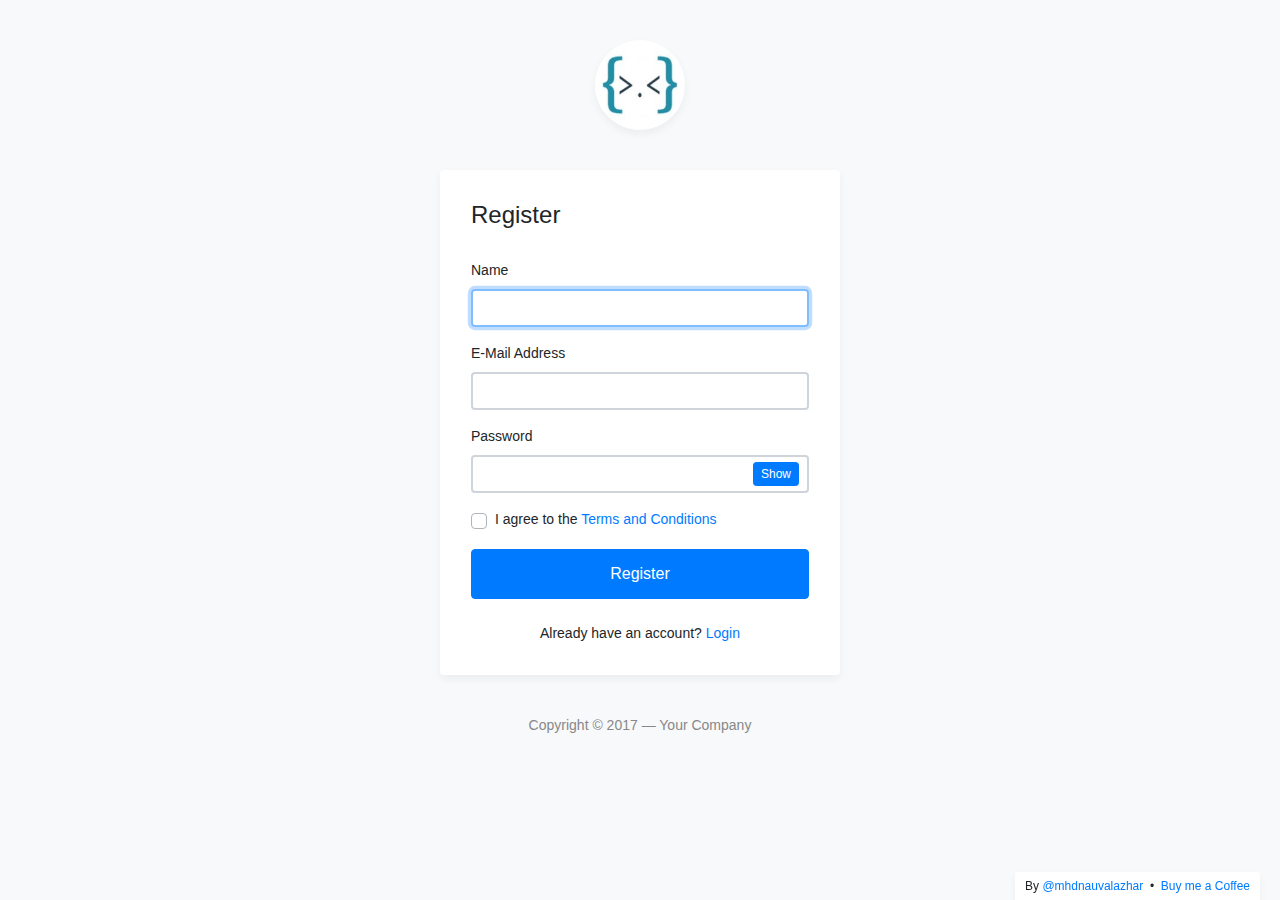
<file: login/register.html>
<!DOCTYPE html>
<html lang="en">
<head>
	<meta charset="utf-8">
	<meta name="author" content="Kodinger">
	<meta name="viewport" content="width=device-width,initial-scale=1">
	<title>My Login Page &mdash; Bootstrap 4 Login Page Snippet</title>
	<link rel="stylesheet" href="https://stackpath.bootstrapcdn.com/bootstrap/4.3.1/css/bootstrap.min.css" integrity="sha384-ggOyR0iXCbMQv3Xipma34MD+dH/1fQ784/j6cY/iJTQUOhcWr7x9JvoRxT2MZw1T" crossorigin="anonymous">
	<link rel="stylesheet" type="text/css" href="css/my-login.css">
</head>
<body class="my-login-page">
	<section class="h-100">
		<div class="container h-100">
			<div class="row justify-content-md-center h-100">
				<div class="card-wrapper">
					<div class="brand">
						<img src="img/logo.jpg" alt="bootstrap 4 login page">
					</div>
					<div class="card fat">
						<div class="card-body">
							<h4 class="card-title">Register</h4>
							<form method="POST" class="my-login-validation" novalidate="">
								<div class="form-group">
									<label for="name">Name</label>
									<input id="name" type="text" class="form-control" name="name" required autofocus>
									<div class="invalid-feedback">
										What's your name?
									</div>
								</div>

								<div class="form-group">
									<label for="email">E-Mail Address</label>
									<input id="email" type="email" class="form-control" name="email" required>
									<div class="invalid-feedback">
										Your email is invalid
									</div>
								</div>

								<div class="form-group">
									<label for="password">Password</label>
									<input id="password" type="password" class="form-control" name="password" required data-eye>
									<div class="invalid-feedback">
										Password is required
									</div>
								</div>

								<div class="form-group">
									<div class="custom-checkbox custom-control">
										<input type="checkbox" name="agree" id="agree" class="custom-control-input" required="">
										<label for="agree" class="custom-control-label">I agree to the <a href="#">Terms and Conditions</a></label>
										<div class="invalid-feedback">
											You must agree with our Terms and Conditions
										</div>
									</div>
								</div>

								<div class="form-group m-0">
									<button type="submit" class="btn btn-primary btn-block">
										Register
									</button>
								</div>
								<div class="mt-4 text-center">
									Already have an account? <a href="index.html">Login</a>
								</div>
							</form>
						</div>
					</div>
					<div class="footer">
						Copyright &copy; 2017 &mdash; Your Company 
					</div>
				</div>
			</div>
		</div>
	</section>

	<script src="https://code.jquery.com/jquery-3.3.1.slim.min.js" integrity="sha384-q8i/X+965DzO0rT7abK41JStQIAqVgRVzpbzo5smXKp4YfRvH+8abtTE1Pi6jizo" crossorigin="anonymous"></script>
	<script src="https://stackpath.bootstrapcdn.com/bootstrap/4.3.1/js/bootstrap.min.js" integrity="sha384-JjSmVgyd0p3pXB1rRibZUAYoIIy6OrQ6VrjIEaFf/nJGzIxFDsf4x0xIM+B07jRM" crossorigin="anonymous"></script>
	<script src="js/my-login.js"></script>
</body>
</html>
</file>
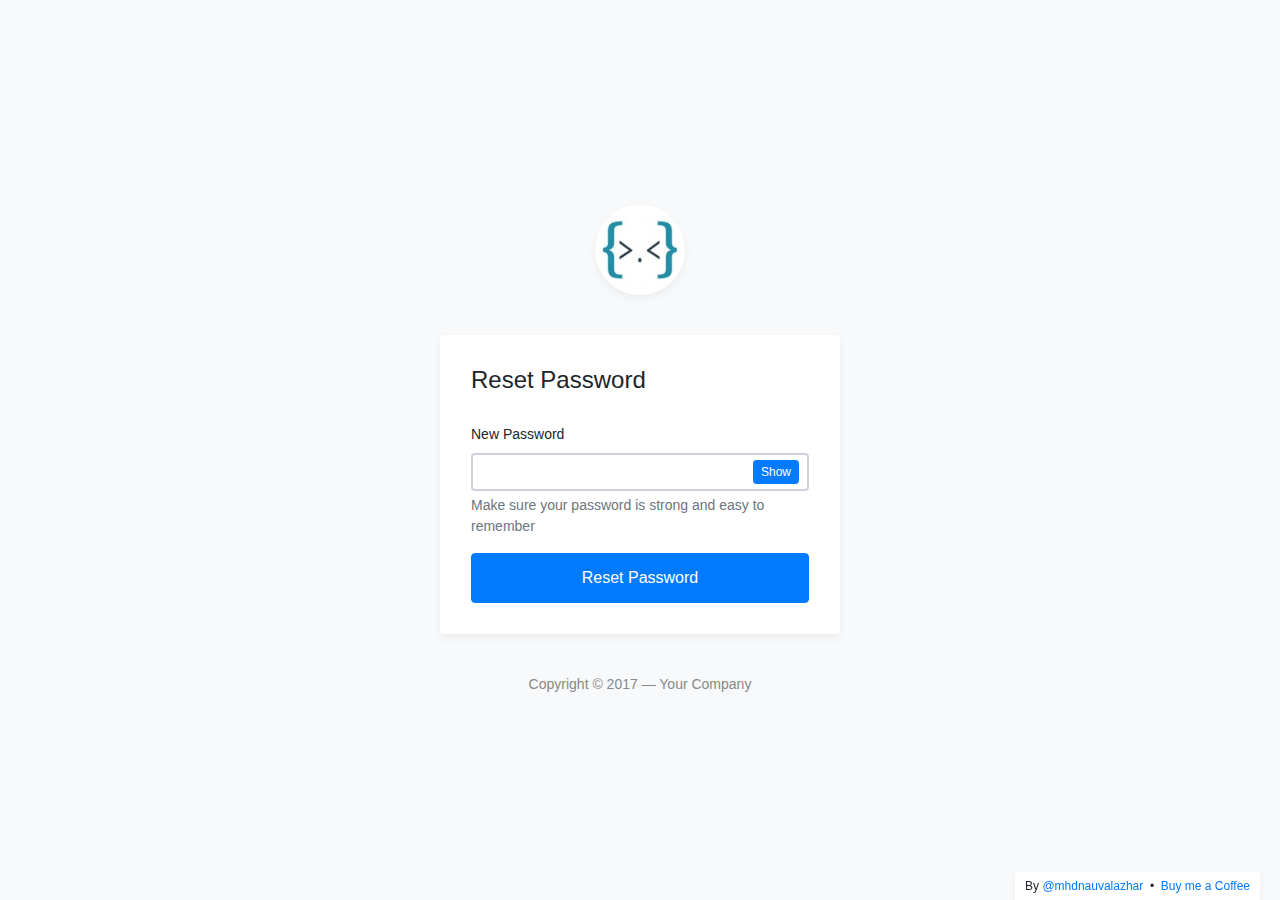
<file: login/reset.html>
<!DOCTYPE html>
<html lang="en">
<head>
	<meta charset="utf-8">
	<meta name="author" content="Kodinger">
	<meta name="viewport" content="width=device-width,initial-scale=1">
	<title>My Login Page &mdash; Bootstrap 4 Login Page Snippet</title>
	<link rel="stylesheet" href="https://stackpath.bootstrapcdn.com/bootstrap/4.3.1/css/bootstrap.min.css" integrity="sha384-ggOyR0iXCbMQv3Xipma34MD+dH/1fQ784/j6cY/iJTQUOhcWr7x9JvoRxT2MZw1T" crossorigin="anonymous">
	<link rel="stylesheet" type="text/css" href="css/my-login.css">
</head>
<body class="my-login-page">
	<section class="h-100">
		<div class="container h-100">
			<div class="row justify-content-md-center align-items-center h-100">
				<div class="card-wrapper">
					<div class="brand">
						<img src="img/logo.jpg" alt="bootstrap 4 login page">
					</div>
					<div class="card fat">
						<div class="card-body">
							<h4 class="card-title">Reset Password</h4>
							<form method="POST" class="my-login-validation" novalidate="">
								<div class="form-group">
									<label for="new-password">New Password</label>
									<input id="new-password" type="password" class="form-control" name="password" required autofocus data-eye>
									<div class="invalid-feedback">
										Password is required
									</div>
									<div class="form-text text-muted">
										Make sure your password is strong and easy to remember
									</div>
								</div>

								<div class="form-group m-0">
									<button type="submit" class="btn btn-primary btn-block">
										Reset Password
									</button>
								</div>
							</form>
						</div>
					</div>
					<div class="footer">
						Copyright &copy; 2017 &mdash; Your Company 
					</div>
				</div>
			</div>
		</div>
	</section>

	<script src="https://code.jquery.com/jquery-3.3.1.slim.min.js" integrity="sha384-q8i/X+965DzO0rT7abK41JStQIAqVgRVzpbzo5smXKp4YfRvH+8abtTE1Pi6jizo" crossorigin="anonymous"></script>
	<script src="https://stackpath.bootstrapcdn.com/bootstrap/4.3.1/js/bootstrap.min.js" integrity="sha384-JjSmVgyd0p3pXB1rRibZUAYoIIy6OrQ6VrjIEaFf/nJGzIxFDsf4x0xIM+B07jRM" crossorigin="anonymous"></script>
	<script src="js/my-login.js"></script>
</body>
</html>
</file>
<file: css/rapi.css>
@media only screen and (max-width: 758px) {
    .btn-primary, btm-outline-success {
        margin-top: 10px;
        margin-left: 0 !important;
    }
}
</file>
<file: login/css/my-login.css>
html,body {
	height: 100%;
}

body.my-login-page {
	background-color: #f7f9fb;
	font-size: 14px;
}

.my-login-page .brand {
	width: 90px;
	height: 90px;
	overflow: hidden;
	border-radius: 50%;
	margin: 40px auto;
	box-shadow: 0 4px 8px rgba(0,0,0,.05);
	position: relative;
	z-index: 1;
}

.my-login-page .brand img {
	width: 100%;
}

.my-login-page .card-wrapper {
	width: 400px;
}

.my-login-page .card {
	border-color: transparent;
	box-shadow: 0 4px 8px rgba(0,0,0,.05);
}

.my-login-page .card.fat {
	padding: 10px;
}

.my-login-page .card .card-title {
	margin-bottom: 30px;
}

.my-login-page .form-control {
	border-width: 2.3px;
}

.my-login-page .form-group label {
	width: 100%;
}

.my-login-page .btn.btn-block {
	padding: 12px 10px;
}

.my-login-page .footer {
	margin: 40px 0;
	color: #888;
	text-align: center;
}

@media screen and (max-width: 425px) {
	.my-login-page .card-wrapper {
		width: 90%;
		margin: 0 auto;
	}
}

@media screen and (max-width: 320px) {
	.my-login-page .card.fat {
		padding: 0;
	}

	.my-login-page .card.fat .card-body {
		padding: 15px;
	}
}
</file>
<file: includes/Tugas 3.css>
* {
	margin: 0px;
	padding: 0px;
	font-family: Viga;
}

body {
	height: 637px;
}

.main {
	position: absolute;
	top: 50%;
	left: 50%;
	transform: translateX(-50%) translateY(-50%);
	width: fixed;
	background: rgba(0,0,0,0.4);
	padding: 25px;
	border-radius: 15px;
	box-shadow: 0 0 15px;
}

.main h2 {
	text-align: center;
	color: white;
	text-transform: uppercase;
}

.button {
	width: 50px;
	height: 50px;
	font-size: 25px;
	margin: 2px;
	cursor: pointer;
	border: none;
	background: #607d8b;
	color: white;
	
}

.btn-green {
	background:lightgreen;
	color:#607d8b;
}

.textarea {
	width: 204px;
	margin: 4px;
	font-size: 20px;
	padding: 10px;
	border: none;
	color: #607d8b;
	border-radius: 25px;
	text-align: right;
}
.kalkulator span:active{
    background: #74ff3b;
    color: #111;
}
</file>
